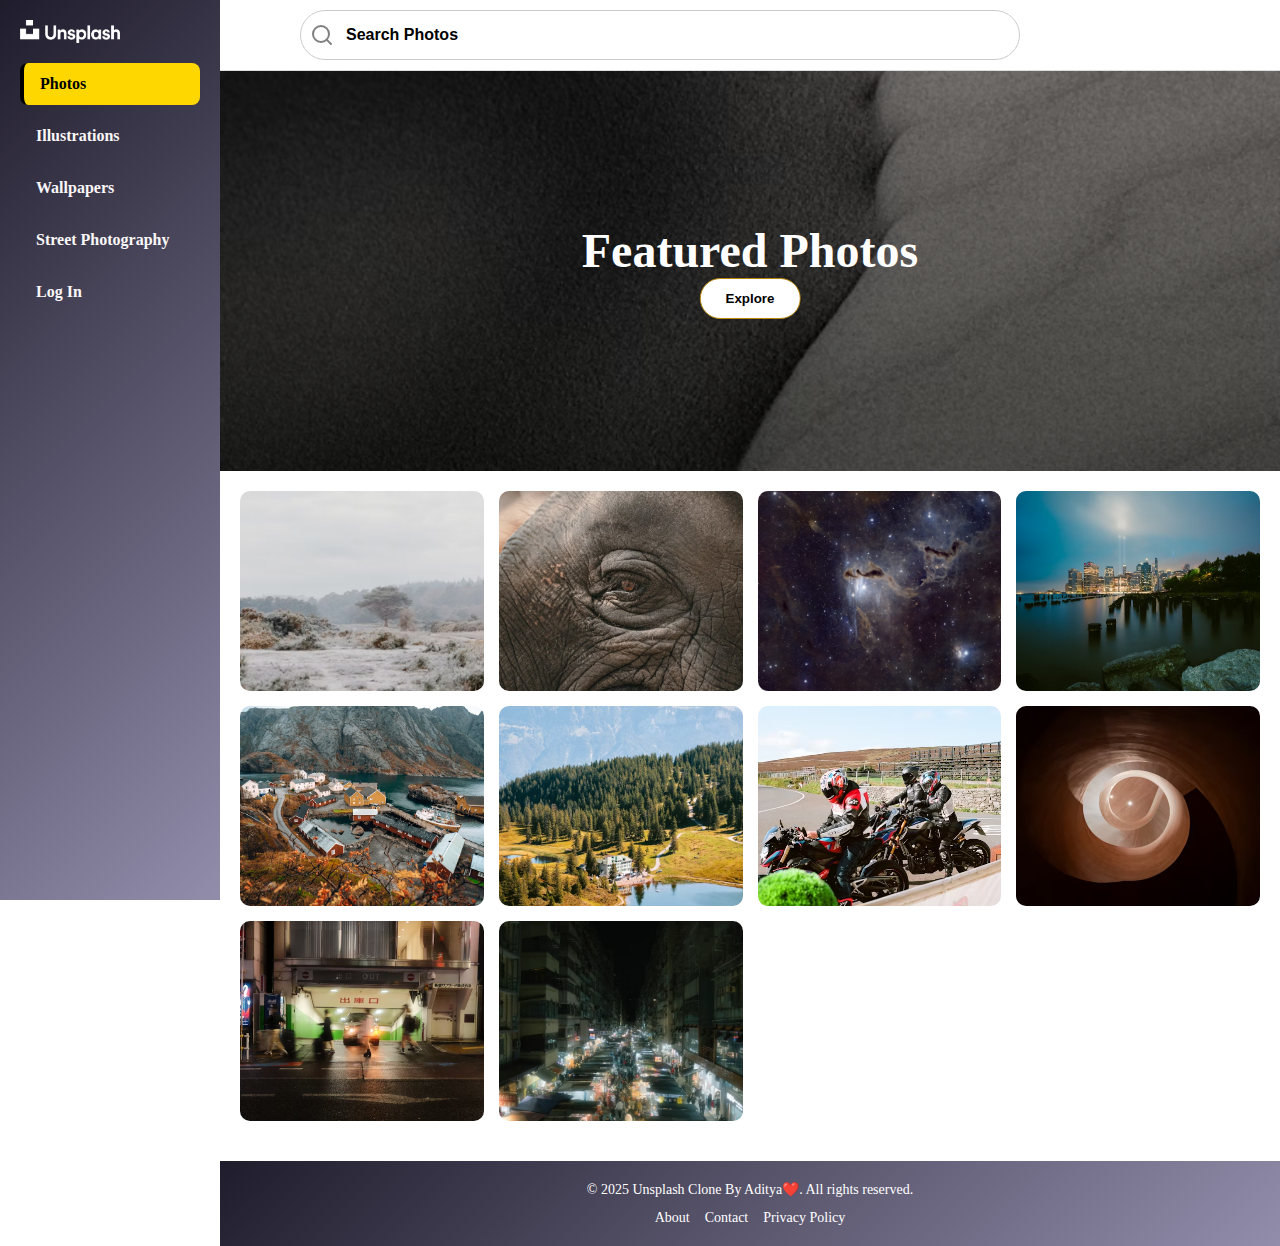
<file: index.html>
<!DOCTYPE html>
<html lang="en">

<head>
    <meta charset="UTF-8">
    <meta name="viewport" content="width=device-width, initial-scale=1.0">
    <title>Photo-Unsplash Clone</title>
    <link rel="stylesheet" href="style.css">
</head>

<body>
    <div class="container">
        <aside class="sidebar">
            <div class="logo">
                <img src="unsplash.logo.png" width="100">
            </div>
            <input type="checkbox" id="menu-toggle">
            <label for="menu-toggle" class="hamburger">&#9776;</label>

            <ul class="menu">
                <li><a href="index.html" class="on-page">Photos</a></li>
                <li><a href="illustrations.html">Illustrations</a></li>
                <li><a href="wallpapers.html">Wallpapers</a></li>
                <li><a href="#">Street Photography</a></li>
                <li><a href="#">Log In</a></li>
            </ul>
        </aside>

        <div class="maincontent">
            <header>
                <nav>
                    <div class="bar">
                        <div class="search-wrapper">
                            <svg class="feather feather-search" fill="none" height="24" stroke="currentColor"
                                stroke-linecap="round" stroke-linejoin="round" stroke-width="2" viewBox="0 0 24 24"
                                width="24" xmlns="http://www.w3.org/2000/svg">
                                <circle cx="11" cy="11" r="8" />
                                <line x1="21" x2="16.65" y1="21" y2="16.65" />
                            </svg>
                            <input type="text" placeholder="Search Photos">
                        </div>
                    </div>
                </nav>
            </header>

            <section class="featured">
                <img src="image1.avif" alt="Featured Photo">
                <div class="featured-text">
                    <h1>Featured Photos</h1>
                    <button>Explore</button>
                </div>
            </section>

            <section class="photo-grid">
                <img src="image2.avif" alt="">
                <img src="image3.avif" alt="">
                <img src="image4.avif" alt="">
                <img src="image5.avif" alt="">
                <img src="image6.avif" alt="">
                <img src="image7.avif" alt="">
                <img src="image8.avif" alt="">
                <img src="image9.avif" alt="">
                <img src="image10.avif" alt="">
                <img src="image11.avif" alt="">
            </section>
            <footer class="footer">
                <div class="footer-content">
                    <p>&copy; 2025 Unsplash Clone By Aditya❤️. All rights reserved.</p>
                    <ul class="footer-links">
                        <li><a href="/">About</a></li>
                        <li><a href="/">Contact</a></li>
                        <li><a href="/">Privacy Policy</a></li>
                    </ul>
                </div>
            </footer>
        </div>
    </div>
</body>

</html>
</file>
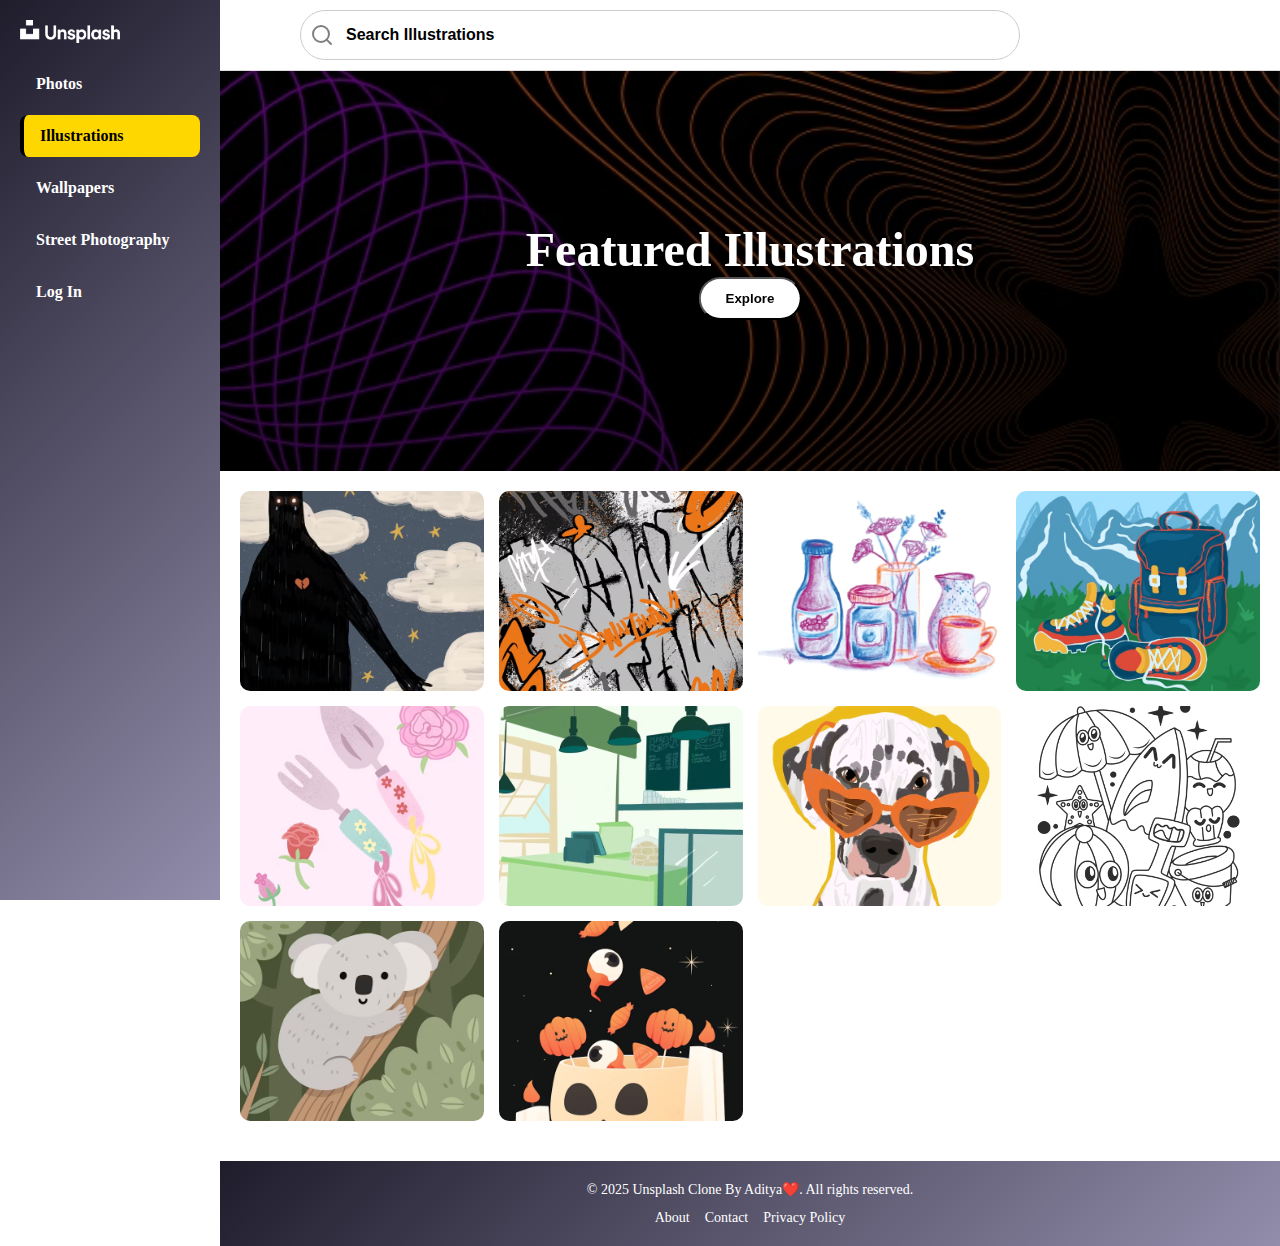
<file: illustrations.html>
<!DOCTYPE html>
<html lang="en">

<head>
    <meta charset="UTF-8">
    <meta name="viewport" content="width=device-width, initial-scale=1.0">
    <title>Illustrations - Unsplash Clone</title>
    <link rel="stylesheet" href="illu.css">
</head>

<body>
    <div class="container">

        <aside class="sidebar">
            <div class="logo">
                <img src="unsplash.logo.png" width="100">
            </div>

            <input type="checkbox" id="menu-toggle">
            <label for="menu-toggle" class="hamburger">&#9776;</label>

            <ul class="menu">
                <li><a href="index.html">Photos</a></li>
                <li><a href="illustrations.html" class="on-page">Illustrations </a></li>
                <li><a href="/">Wallpapers</a></li>
                <li><a href="/">Street Photography</a></li>
                <li><a href="/illu1.avif">Log In</a></li>
            </ul>
        </aside>

        <div class="maincontent">
            <header>
                <nav>
                    <div class="bar">
                        <div class="search-wrapper">
                            <svg class="feather feather-search" fill="none" height="24" stroke="currentColor"
                                stroke-linecap="round" stroke-linejoin="round" stroke-width="2" viewBox="0 0 24 24"
                                width="24" xmlns="http://www.w3.org/2000/svg">
                                <circle cx="11" cy="11" r="8" />
                                <line x1="21" x2="16.65" y1="21" y2="16.65" />
                            </svg>
                            <input type="text" placeholder="Search Illustrations">
                        </div>
                    </div>
                </nav>
            </header>

            <section class="featured">
                <img src="illu2.avif" alt="Featured Illustration">
                <div class="featured-text">
                    <h1>Featured Illustrations</h1>
                    <button>Explore</button>
                </div>
            </section>

            <section class="photo-grid">
                <img src="illu1.avif" alt="">
                <img src="illu4.avif" alt="">
                <img src="illu6.avif" alt="">
                <img src="illu10.avif" alt="">
                <img src="illu12.avif" alt="">
                <img src="illu11.avif" alt="">
                <img src="illu7.avif" alt="">
                <img src="illu9.avif" alt="">
                <img src="illu13.avif" alt="">
                <img src="illu3.avif" alt="">
            </section>
            <footer class="footer">
                <div class="footer-content">
                    <p>&copy; 2025 Unsplash Clone By Aditya❤️. All rights reserved.</p>
                    <ul class="footer-links">
                        <li><a href="/">About</a></li>
                        <li><a href="/">Contact</a></li>
                        <li><a href="/">Privacy Policy</a></li>
                    </ul>
                </div>
            </footer>
        </div>


    </div>
</body>

</html>
</file>
<file: style.css>
* {
    margin: 0;
    padding: 0;
    box-sizing: border-box;
}

header {
    background-color: #fff;
    border-bottom: 1px solid #ddd;
    height: auto;
    padding: 10px 20px;
    position: sticky;
    top: 0;
    z-index: 1000;
}

nav {
    display: flex;
    justify-content: space-between;
    align-items: center;
    height: 100%;
    padding: 0 20px;
}

nav ul {
    display: flex;
    gap: 20px;
    list-style: none;
}

nav ul li a {
    color: black;
    text-decoration: none;
    font-weight: 500;
    font-size: 14px;
    position: relative;
}

nav ul li a::after {
    content: '';
    position: absolute;
    width: 0%;
    height: 2px;
    bottom: -5px;
    left: 0;
    background-color: #FFD700;
    transition: width 0.3s;
}

nav ul li a:hover {
    color: #FFD700;
}

nav ul li a:hover::after {
    width: 100%;
}

.logo img {
    display: block;
}

.bar {
    flex: 1;
    display: flex;
    justify-content: center;
}

.bar input {
    max-width: 80%;
    width: 900px;
    height: 50px;
    border-radius: 30px;
    border: 1px solid #ccc;
    padding: 0 20px 0 45px;
    font-size: 16px;
}

@media(max-width: 768px) {
    .bar input {
        width: 80vw;
        height: 40px;
        font-size: 14px;
        display: flex;
        justify-content: center;
        align-items: center;
    }
}


.bar ::placeholder {
    color: rgb(0, 0, 0);
    font-weight: bold;
}

.search-wrapper {
    position: relative;
    display: inline-block;
}

.search-wrapper svg {
    position: absolute;
    left: 10px;
    top: 50%;
    transform: translateY(-50%);
    color: gray;
    pointer-events: none;
}

.featured {
    position: relative;
    width: 100%;
    height: 400px;
}

.featured img {
    width: 100%;
    height: 100%;
    object-fit: cover;
}

.featured-text {
    position: absolute;
    top: 50%;
    left: 50%;
    transform: translate(-50%, -50%);
    color: white;
    text-align: center;
    z-index: 2;
}

.featured::after {
    content: "";
    position: absolute;
    width: 100%;
    height: 100%;
    top: 0;
    left: 0;
    background: linear-gradient(to bottom, rgba(0, 0, 0, 0.4), rgba(0, 0, 0, 0.6));
    z-index: 1;
}

.featured-text h1 {
    font-size: 3rem;
    transition: transform 0.3s, color 0.3s;
}

.featured-text h1:hover {
    transform: scale(1.05);
    color: #FFD700;
}

.featured-text button {
    padding: 12px 25px;
    border-radius: 25px;
    background-color: #fff;
    backdrop-filter: blur(6px);
    border: 1px solid darkgoldenrod;
    cursor: pointer;
    font-weight: bold;
    transition: background-color 0.3s, transform 0.3s;
}


.featured-text button:hover {
    background-color: #FFD700;
    color: #000;
    transform: scale(1.1);
}

.photo-grid {
    display: grid;
    grid-template-columns: repeat(auto-fill, minmax(200px, 1fr));
    gap: 15px;
    padding: 20px;
}

.photo-grid img {
    width: 100%;
    height: 200px;
    object-fit: cover;
    border-radius: 10px;
    cursor: pointer;
    transition: transform 0.4s ease, box-shadow 0.4s ease, filter 0.4s ease;
}

.photo-grid img:hover {
    transform: scale(1.05);
    box-shadow: 0 12px 25px rgba(0, 0, 0, 0.5);
    filter: brightness(1.1) saturate(1.2);
}

.container {
    display: flex;
    min-height: 100vh;
}

.sidebar {
    width: 220px;
    background: linear-gradient(135deg, #1f1c2c, #928dab);
    color: white;
    padding: 20px;
    position: sticky;
    top: 0;
    height: 100vh;
}

.logo img {
    width: 100px;
    display: block;
    filter: brightness(0) invert(1);
}


.maincontent {
    flex: 1;
    padding: 0;
}

#menu-toggle {
    display: none;
}

.hamburger {
    display: none;
    font-size: 24px;
    cursor: pointer;
}

.menu {
    list-style: none;
    margin-top: 20px;
}

.menu li {
    margin: 10px 0;
}

.menu a {
    display: block;
    padding: 12px 16px;
    text-decoration: none;
    color: #faf7f7;
    font-weight: bold;
    border-radius: 8px;
    transition: 0.3s;
}

.menu a:hover {
    background: rgba(255, 255, 255, 0.2);
    color: #FFD700;
}

.menu a.on-page {
    background: #FFD700;
    color: #000;
    font-weight: bold;
    border-left: 4px solid black;
}

.bar input:focus {
    outline: none;
    border: 2px solid #FFD700;
    box-shadow: 0 0 10px rgba(255, 215, 0, 0.6);
}

@media(max-width: 768px) {
    .container {
        flex-direction: column;
    }

    .sidebar {
        width: 100%;
        height: auto;
        border-right: none;
        border-bottom: 1px solid #ddd;
    }

    .hamburger {
        display: block;
    }

    .menu {
        display: none;
        flex-direction: column;
    }

    #menu-toggle:checked+.hamburger+.menu {
        display: flex;
    }

    .photo-grid {
        grid-template-columns: 1fr 1fr;
    }

    .photo-grid img {
        height: 150px;
    }
}

.footer {
    background: linear-gradient(135deg, #1f1c2c, #928dab);
    color: #fff;
    text-align: center;
    padding: 20px 10px;
    margin-top: 20px;
}

.footer-content {
    max-width: 1200px;
    margin: 0 auto;
}

.footer p {
    margin-bottom: 10px;
    font-size: 14px;
}

.footer-links {
    list-style: none;
    display: flex;
    justify-content: center;
    gap: 15px;
}

.footer-links li a {
    color: #fff;
    text-decoration: none;
    font-size: 14px;
    transition: color 0.3s;
}

.footer-links li a:hover {
    color: #FFD700;
}
</file>
<file: illu.css>
* {
    margin: 0;
    padding: 0;
    box-sizing: border-box;
}

header {
    background-color: #fff;
    border-bottom: 1px solid #ddd;
    height: auto;
    padding: 10px 20px;
    position: sticky;
    top: 0;
    z-index: 1000;
}

nav {
    display: flex;
    justify-content: space-between;
    align-items: center;
    height: 100%;
    padding: 0 20px;
}

nav ul {
    display: flex;
    gap: 20px;
    list-style: none;
}

nav ul li a {
    color: black;
    text-decoration: none;
    font-weight: 500;
    font-size: 14px;
    position: relative;
}

nav ul li a::after {
    content: '';
    position: absolute;
    width: 0%;
    height: 2px;
    bottom: -5px;
    left: 0;
    background-color: #FFD700;
    transition: width 0.3s;
}

nav ul li a:hover {
    color: #FFD700;
}

nav ul li a:hover::after {
    width: 100%;
}
.bar{
    flex: 1;
    display: flex;
    justify-content: center;
    align-items: center;
}
.bar input {
    max-width: 80%;
    width: 900px;
    height: 50px;
    border-radius: 30px;
    border: 1px solid #ccc;
    padding: 0 20px 0 45px;
    font-size: 16px;
}

@media(max-width: 768px) {
    .bar input {
        width: 80vw;
        height: 40px;
        font-size: 14px;
        display: flex;
        justify-content: center;
        align-items: center;
    }
}

.bar ::placeholder {
    color: rgb(0, 0, 0);
    font-weight: bold;
}

.search-wrapper {
    position: relative;
    display: inline-block;
}

.search-wrapper svg {
    position: absolute;
    left: 10px;
    top: 50%;
    transform: translateY(-50%);
    color: gray;
    pointer-events: none;
}

.featured {
    position: relative;
    width: 100%;
    height: 400px;
}

.featured img {
    width: 100%;
    height: 100%;
    object-fit: cover;
}

.featured-text {
    position: absolute;
    top: 50%;
    left: 50%;
    transform: translate(-50%, -50%);
    color: white;
    text-align: center;
    z-index: 2;
}

.featured::after {
    content: "";
    position: absolute;
    width: 100%;
    height: 100%;
    top: 0;
    left: 0;
    background: linear-gradient(to bottom, rgba(0, 0, 0, 0.4), rgba(0, 0, 0, 0.6));
    z-index: 1;
}

.featured-text h1 {
    font-size: 3rem;
    transition: transform 0.3s, color 0.3s;
}

.featured-text h1:hover {
    transform: scale(1.05);
    color: #8A2BE2;
}

.featured-text button {
    padding: 12px 25px;
    border-radius: 25px;
    background-color: #fff;
    cursor: pointer;
    font-weight: bold;
    transition: background-color 0.3s, transform 0.3s;
}

.featured-text button:hover {
    background-color: #8A2BE2;
    color: white;
    transform: scale(1.1);
}


.photo-grid {
    display: grid;
    grid-template-columns: repeat(auto-fill, minmax(200px, 1fr));
    gap: 15px;
    padding: 20px;
}

.photo-grid img {
    width: 100%;
    height: 200px;
    object-fit: cover;
    border-radius: 10px;
    cursor: pointer;
    transition: transform 0.5s ease, box-shadow 0.5s ease, filter 0.5s ease;
}

.photo-grid img:hover {
    transform: scale(1.1) rotate(1deg);
    box-shadow: 0 15px 30px rgba(0, 0, 0, 0.5);
    filter: brightness(1.1) saturate(1.2);
    border-radius: 12px;
}


.container {
    display: flex;
    min-height: 100vh;
}

.sidebar {
    width: 220px;
    background: linear-gradient(135deg, #1f1c2c, #928dab);
    color: white;
    padding: 20px;
    position: sticky;
    top: 0;
    height: 100vh;
}

.maincontent {
    flex: 1;
    padding: 0;
}

#menu-toggle {
    display: none;
}

.hamburger {
    display: none;
    font-size: 24px;
    cursor: pointer;
}

.menu {
    list-style: none;
    margin-top: 20px;
}

.menu li {
    margin: 10px 0;
}

.menu a {
    display: block;
    padding: 12px 16px;
    text-decoration: none;
    color: white;
    font-weight: bold;
    border-radius: 8px;
    transition: 0.3s;
}

.menu a:hover {
    background: rgba(255, 255, 255, 0.2);
    color: #FFD700;
}

.menu a.on-page {
    background: #FFD700;
    color: #000;
    font-weight: bold;
    border-left: 4px solid black;
}


.bar input:focus {
    outline: none;
    border: 2px solid #FFD700;
    box-shadow: 0 0 10px rgba(255, 215, 0, 0.6);
}

.logo img {
    width: 100px;
    display: block;
    filter: brightness(0) invert(1);
}

@media(max-width: 768px) {
    .container {
        flex-direction: column;
    }

    .sidebar {
        width: 100%;
        height: auto;
        border-right: none;
        border-bottom: 1px solid #ddd;
    }

    .hamburger {
        display: block;
    }

    .menu {
        display: none;
        flex-direction: column;
    }

    #menu-toggle:checked+.hamburger+.menu {
        display: flex;
    }

    .photo-grid {
        grid-template-columns: 1fr 1fr;
    }

    .photo-grid img {
        height: 150px;
    }
}

.footer {
    background: linear-gradient(135deg, #1f1c2c, #928dab);
    color: #fff;
    text-align: center;
    padding: 20px 10px;
    margin-top: 20px;
}

.footer-content {
    max-width: 1200px;
    margin: 0 auto;
}

.footer p {
    margin-bottom: 10px;
    font-size: 14px;
}

.footer-links {
    list-style: none;
    display: flex;
    justify-content: center;
    gap: 15px;
}

.footer-links li a {
    color: #fff;
    text-decoration: none;
    font-size: 14px;
    transition: color 0.3s;
}

.footer-links li a:hover {
    color: #8A2BE2;
}
</file>
